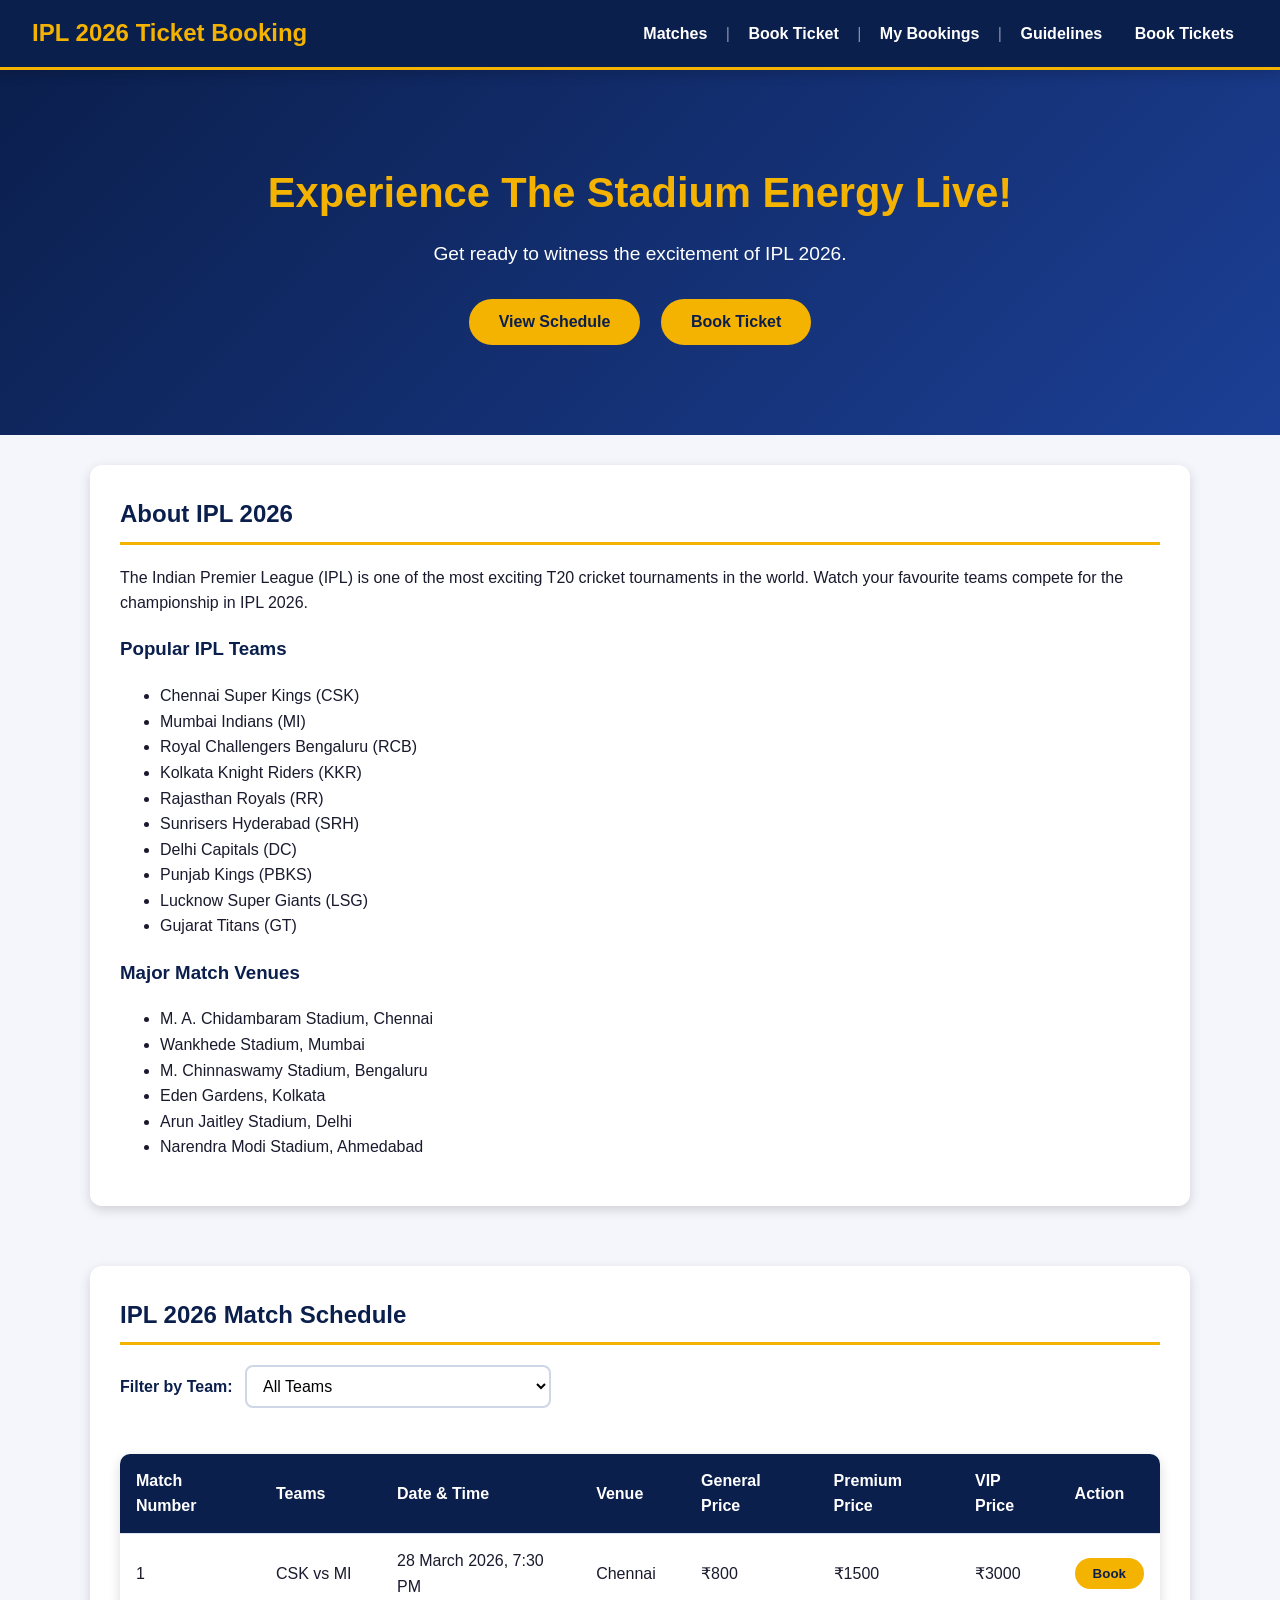
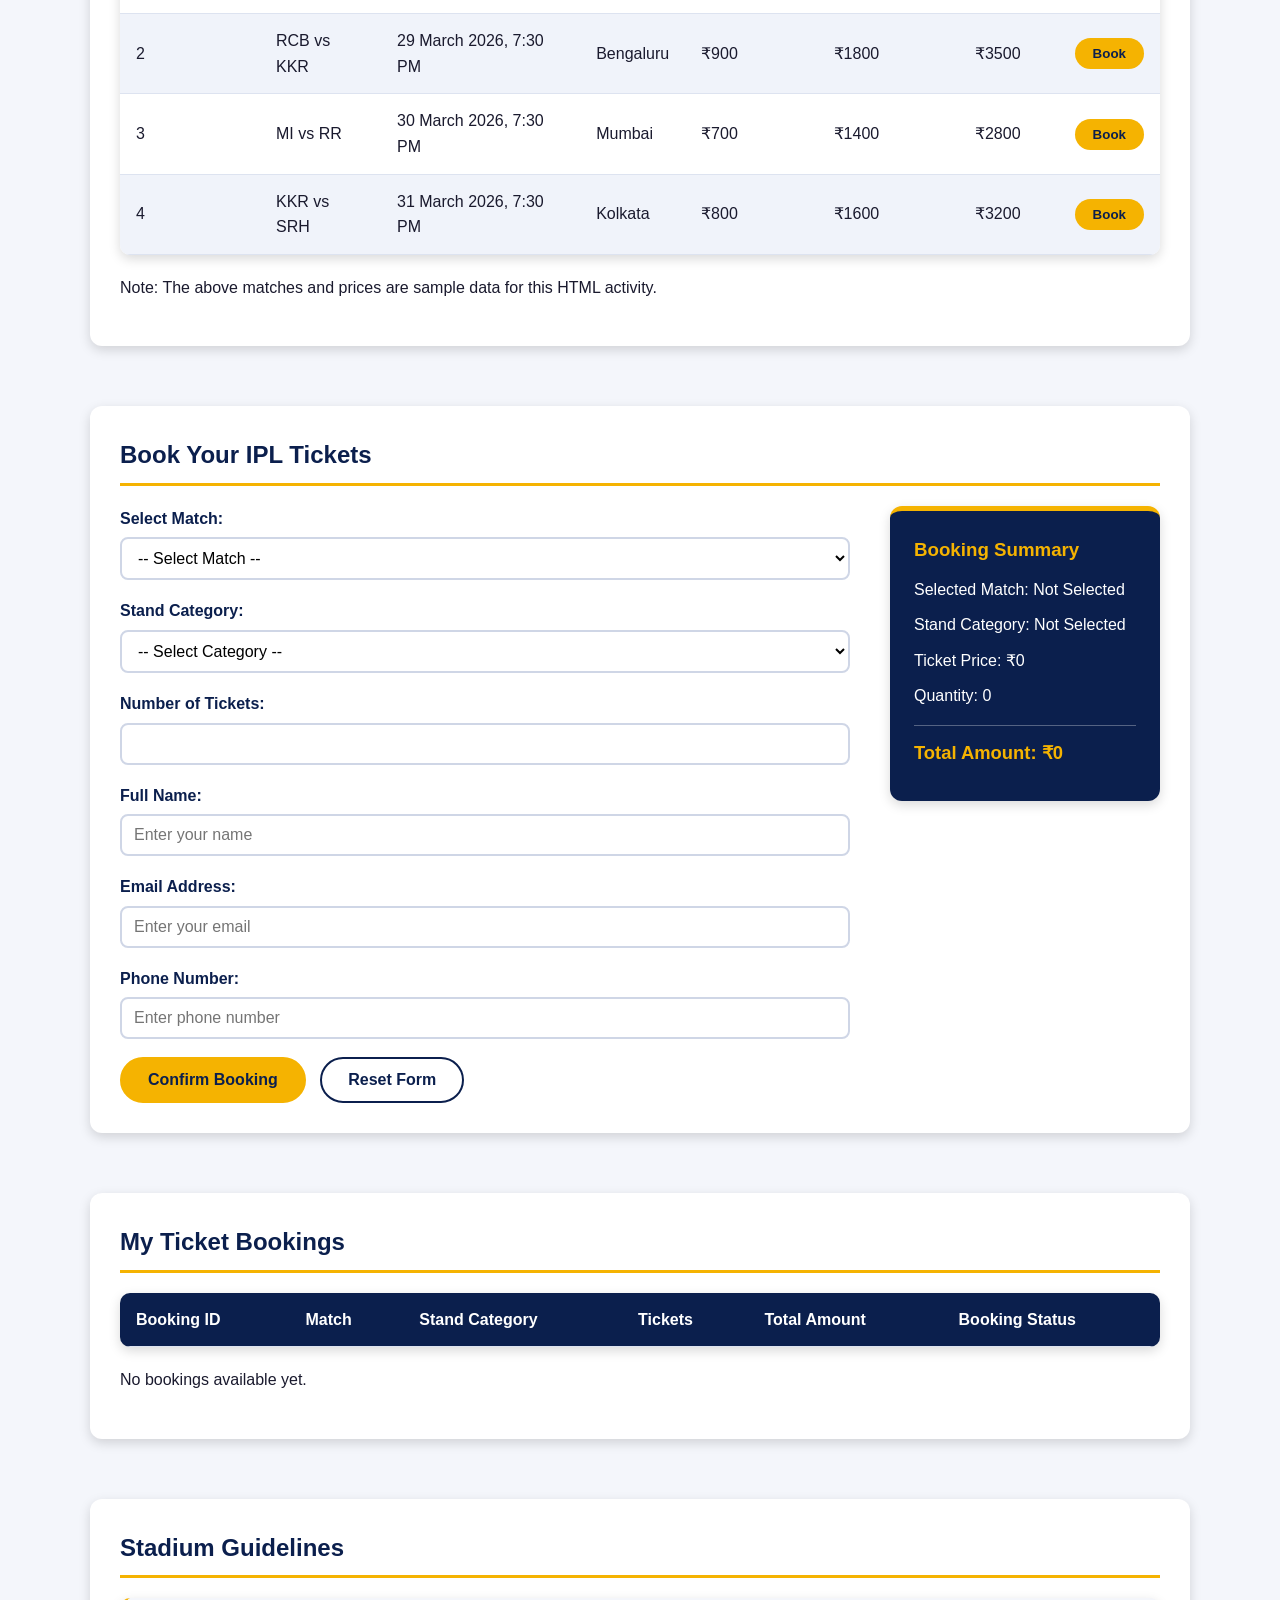
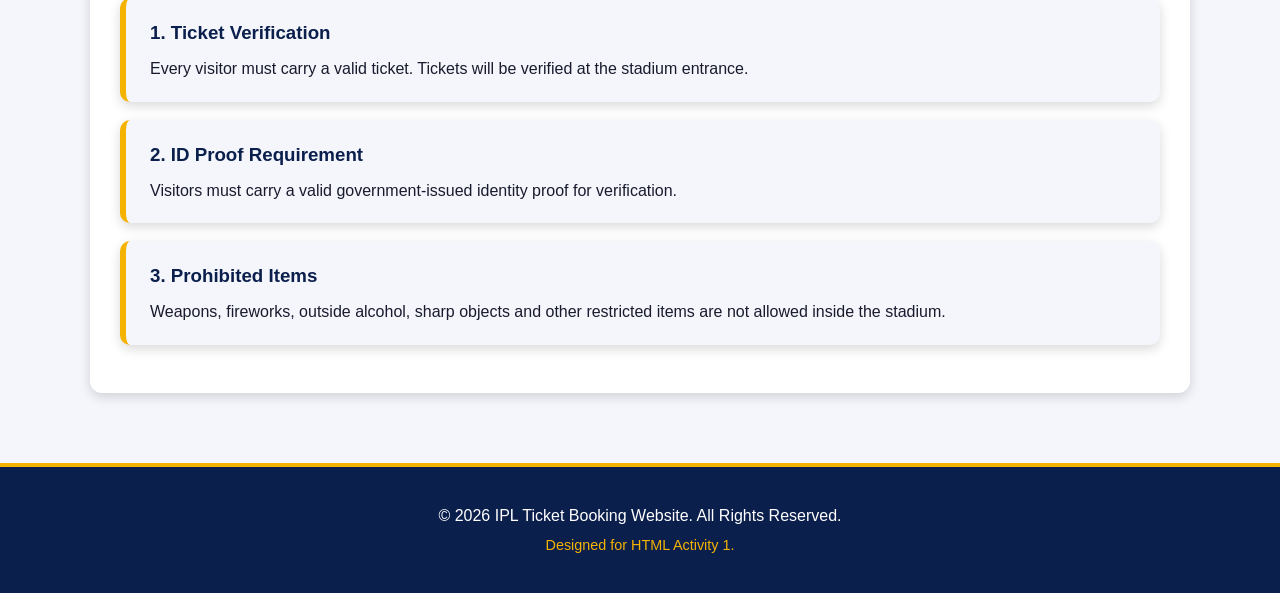
<file: index.html>
<!DOCTYPE html>
<html lang="en">
<head>
    <meta charset="UTF-8">
    <meta name="viewport" content="width=device-width, initial-scale=1.0">
    <title>IPL 2026 - Ticket Booking</title>
    <link rel="stylesheet" href="styles.css">
</head>

<body>

    <header>
        <h1>IPL 2026 Ticket Booking</h1>
        <nav>
            <a href="#matches">Matches</a> |
            <a href="#booking">Book Ticket</a> |
            <a href="#mybookings">My Bookings</a> |
            <a href="#guidelines">Guidelines</a>
            <a href="booking.html">Book Tickets</a>
        </nav>
    </header>

    <hr>
        <section id="home">
        <h2>Experience The Stadium Energy Live!</h2>
        <p>Get ready to witness the excitement of IPL 2026.</p>

        <a href="#matches">
            <button type="button">View Schedule</button>
        </a>

        <a href="#booking">
            <button type="button">Book Ticket</button>
        </a>
    </section>

    <hr>
        <section id="about">
        <h2>About IPL 2026</h2>
        <p>
            The Indian Premier League (IPL) is one of the most exciting
            T20 cricket tournaments in the world. Watch your favourite
            teams compete for the championship in IPL 2026.
        </p>

        <h3>Popular IPL Teams</h3>
        <ul>
            <li>Chennai Super Kings (CSK)</li>
            <li>Mumbai Indians (MI)</li>
            <li>Royal Challengers Bengaluru (RCB)</li>
            <li>Kolkata Knight Riders (KKR)</li>
            <li>Rajasthan Royals (RR)</li>
            <li>Sunrisers Hyderabad (SRH)</li>
            <li>Delhi Capitals (DC)</li>
            <li>Punjab Kings (PBKS)</li>
            <li>Lucknow Super Giants (LSG)</li>
            <li>Gujarat Titans (GT)</li>
        </ul>

        <h3>Major Match Venues</h3>
        <ul>
            <li>M. A. Chidambaram Stadium, Chennai</li>
            <li>Wankhede Stadium, Mumbai</li>
            <li>M. Chinnaswamy Stadium, Bengaluru</li>
            <li>Eden Gardens, Kolkata</li>
            <li>Arun Jaitley Stadium, Delhi</li>
            <li>Narendra Modi Stadium, Ahmedabad</li>
        </ul>
    </section>

    <hr>
        <section id="matches">
        <h2>IPL 2026 Match Schedule</h2>
                <label for="teamFilter">Filter by Team:</label>
        <select id="teamFilter" name="teamFilter">
            <option value="all">All Teams</option>
            <option value="CSK">Chennai Super Kings (CSK)</option>
            <option value="MI">Mumbai Indians (MI)</option>
            <option value="RCB">Royal Challengers Bengaluru (RCB)</option>
            <option value="KKR">Kolkata Knight Riders (KKR)</option>
            <option value="RR">Rajasthan Royals (RR)</option>
            <option value="SRH">Sunrisers Hyderabad (SRH)</option>
            <option value="DC">Delhi Capitals (DC)</option>
            <option value="PBKS">Punjab Kings (PBKS)</option>
            <option value="LSG">Lucknow Super Giants (LSG)</option>
            <option value="GT">Gujarat Titans (GT)</option>
        </select>

        <br><br>

        <table border="1" cellpadding="8">
            <thead>
                <tr>
                    <th>Match Number</th>
                    <th>Teams</th>
                    <th>Date &amp; Time</th>
                    <th>Venue</th>
                    <th>General Price</th>
                    <th>Premium Price</th>
                    <th>VIP Price</th>
                    <th>Action</th>
                </tr>
            </thead>
            <tbody>
                <tr>
                    <td>1</td>
                    <td>CSK vs MI</td>
                    <td>28 March 2026, 7:30 PM</td>
                    <td>Chennai</td>
                    <td>₹800</td>
                    <td>₹1500</td>
                    <td>₹3000</td>
                    <td>
                        <a href="#booking"><button type="button">Book</button></a>
                    </td>
                </tr>
                <tr>
                    <td>2</td>
                    <td>RCB vs KKR</td>
                    <td>29 March 2026, 7:30 PM</td>
                    <td>Bengaluru</td>
                    <td>₹900</td>
                    <td>₹1800</td>
                    <td>₹3500</td>
                    <td>
                        <a href="#booking"><button type="button">Book</button></a>
                    </td>
                </tr>
                <tr>
                    <td>3</td>
                    <td>MI vs RR</td>
                    <td>30 March 2026, 7:30 PM</td>
                    <td>Mumbai</td>
                    <td>₹700</td>
                    <td>₹1400</td>
                    <td>₹2800</td>
                    <td>
                        <a href="#booking"><button type="button">Book</button></a>
                    </td>
                </tr>
                <tr>
                    <td>4</td>
                    <td>KKR vs SRH</td>
                    <td>31 March 2026, 7:30 PM</td>
                    <td>Kolkata</td>
                    <td>₹800</td>
                    <td>₹1600</td>
                    <td>₹3200</td>
                    <td>
                        <a href="#booking"><button type="button">Book</button></a>
                    </td>
                </tr>
            </tbody>
        </table>

        <p>Note: The above matches and prices are sample data for this HTML activity.</p>
    </section>

    <hr>
            <section id="booking">
        <h2>Book Your IPL Tickets</h2>

        <div class="booking-layout">
            <form>
                <p>
                    <label for="match">Select Match:</label>
                    <select id="match" name="match">
                        <option value="">-- Select Match --</option>
                        <option value="1">Match 1: CSK vs MI</option>
                        <option value="2">Match 2: RCB vs KKR</option>
                        <option value="3">Match 3: MI vs RR</option>
                        <option value="4">Match 4: KKR vs SRH</option>
                    </select>
                </p>

                <p>
                    <label for="stand">Stand Category:</label>
                    <select id="stand" name="stand">
                        <option value="">-- Select Category --</option>
                        <option value="general">General</option>
                        <option value="premium">Premium</option>
                        <option value="vip">VIP</option>
                    </select>
                </p>

                <p>
                    <label for="tickets">Number of Tickets:</label>
                    <input type="number" id="tickets" name="tickets" min="1" max="10">
                </p>

                <p>
                    <label for="fullname">Full Name:</label>
                    <input type="text" id="fullname" name="fullname" placeholder="Enter your name">
                </p>

                <p>
                    <label for="email">Email Address:</label>
                    <input type="email" id="email" name="email" placeholder="Enter your email">
                </p>

                <p>
                    <label for="phone">Phone Number:</label>
                    <input type="tel" id="phone" name="phone" placeholder="Enter phone number">
                </p>

                <button type="submit">Confirm Booking</button>
                <button type="reset">Reset Form</button>
            </form>

            <aside id="summary">
                <h3>Booking Summary</h3>
                <p>Selected Match: Not Selected</p>
                <p>Stand Category: Not Selected</p>
                <p>Ticket Price: ₹0</p>
                <p>Quantity: 0</p>
                <p>Total Amount: ₹0</p>
            </aside>

        </div>
    </section>

    <hr>
        <section id="mybookings">
        <h2>My Ticket Bookings</h2>

        <table border="1" cellpadding="8">
            <thead>
                <tr>
                    <th>Booking ID</th>
                    <th>Match</th>
                    <th>Stand Category</th>
                    <th>Tickets</th>
                    <th>Total Amount</th>
                    <th>Booking Status</th>
                </tr>
            </thead>
            <tbody>
                <!-- Booking records will be added here in future -->
            </tbody>
        </table>

        <p>No bookings available yet.</p>
    </section>

    <hr>
        <section id="guidelines">
        <h2>Stadium Guidelines</h2>

        <article>
            <h3>1. Ticket Verification</h3>
            <p>Every visitor must carry a valid ticket. Tickets will be verified at the stadium entrance.</p>
        </article>

        <article>
            <h3>2. ID Proof Requirement</h3>
            <p>Visitors must carry a valid government-issued identity proof for verification.</p>
        </article>

        <article>
            <h3>3. Prohibited Items</h3>
            <p>Weapons, fireworks, outside alcohol, sharp objects and other restricted items are not allowed inside the stadium.</p>
        </article>
    </section>

    <hr>
        <footer>
        <p>&copy; 2026 IPL Ticket Booking Website. All Rights Reserved.</p>
        <p>Designed for HTML Activity 1.</p>
    </footer>

</body>
</html>
</file>
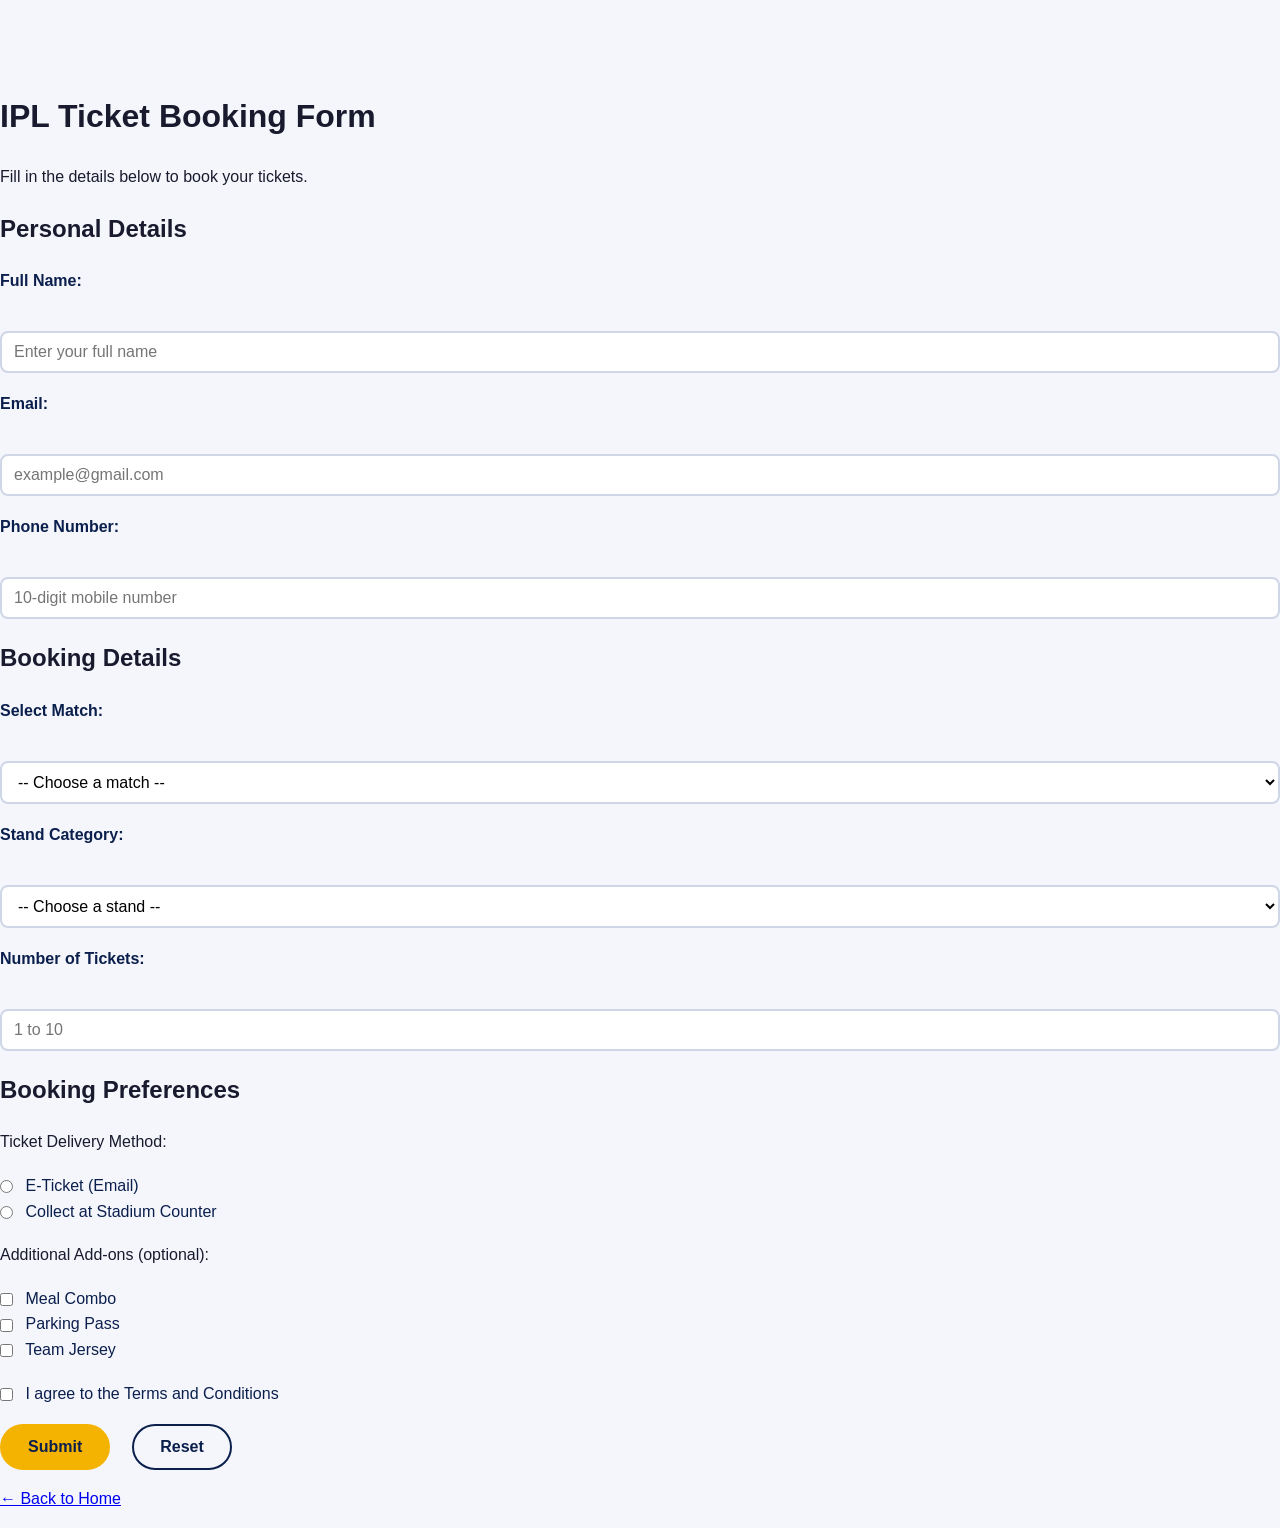
<file: booking.html>
<!DOCTYPE html>
<html lang="en">
<head>
  <meta charset="UTF-8">
  <meta name="viewport" content="width=device-width, initial-scale=1.0">
  <title>Book Tickets - IPL Ticket Booking</title>
  <link rel="stylesheet" href="styles.css">
</head>
<body>

  <h1>IPL Ticket Booking Form</h1>
  <p>Fill in the details below to book your tickets.</p>

  <form id="bookingForm" action="booking.html" method="get">

    <h2>Personal Details</h2>

    <p>
      <label for="fullname">Full Name:</label><br>
      <input type="text" id="fullname" name="fullname"
             placeholder="Enter your full name"
             required minlength="3" maxlength="50">
    </p>

    <p>
      <label for="email">Email:</label><br>
      <input type="email" id="email" name="email"
             placeholder="example@gmail.com"
             required>
    </p>

    <p>
      <label for="phone">Phone Number:</label><br>
      <input type="tel" id="phone" name="phone"
             placeholder="10-digit mobile number"
             required minlength="10" maxlength="10"
             pattern="[0-9]{10}"
             title="Enter exactly 10 digits (numbers only)">
    </p>

    <h2>Booking Details</h2>

    <p>
      <label for="match">Select Match:</label><br>
      <select id="match" name="match" required>
        <option value="">-- Choose a match --</option>
        <option value="csk-vs-mi">CSK vs MI</option>
        <option value="rcb-vs-kkr">RCB vs KKR</option>
        <option value="dc-vs-srh">DC vs SRH</option>
        <option value="gt-vs-rr">GT vs RR</option>
      </select>
    </p>

    <p>
      <label for="stand">Stand Category:</label><br>
      <select id="stand" name="stand" required>
        <option value="">-- Choose a stand --</option>
        <option value="general">General Stand</option>
        <option value="premium">Premium Stand</option>
        <option value="vip">VIP Box</option>
      </select>
    </p>

    <p>
      <label for="tickets">Number of Tickets:</label><br>
      <input type="number" id="tickets" name="tickets"
             placeholder="1 to 10"
             required min="1" max="10">
    </p>

    <h2>Booking Preferences</h2>

    <p>Ticket Delivery Method:</p>
    <p class="choice-group">
      <input type="radio" id="eticket" name="delivery" value="eticket" required>
      <label for="eticket">E-Ticket (Email)</label><br>

      <input type="radio" id="collect" name="delivery" value="collect">
      <label for="collect">Collect at Stadium Counter</label>
    </p>

    <p>Additional Add-ons (optional):</p>
    <p class="choice-group">
      <input type="checkbox" id="meal" name="addons" value="meal">
      <label for="meal">Meal Combo</label><br>

      <input type="checkbox" id="parking" name="addons" value="parking">
      <label for="parking">Parking Pass</label><br>

      <input type="checkbox" id="jersey" name="addons" value="jersey">
      <label for="jersey">Team Jersey</label>
    </p>

    <p class="choice-group">
      <input type="checkbox" id="terms" name="terms" value="agreed" required>
      <label for="terms">I agree to the Terms and Conditions</label>
    </p>

    <div class="form-buttons">
      <button type="submit">Submit</button>
      <button type="reset" class="reset-btn">Reset</button>
    </div>
    
  </form>

  <p><a href="index.html">← Back to Home</a></p>

</body>
</html>
</file>
<file: styles.css>
/* ===== Theme Variables ===== */
:root {
  --primary: #0b1f4d;
  --primary-dark: #07143a;
  --accent: #f5b301;
  --accent-dark: #d99a00;
  --background: #f4f6fb;
  --text: #1a1a2e;
  --white: #ffffff;
  --shadow: 0 4px 12px rgba(0, 0, 0, 0.15);
}

/* ===== Base Styles ===== */
* {
  box-sizing: border-box;
}

body {
  margin: 0;
  padding-top: 70px;
  font-family: 'Segoe UI', Arial, sans-serif;
  background-color: var(--background);
  color: var(--text);
  line-height: 1.6;
}
/* ===== Smooth scrolling, offset for fixed bar ===== */
html {
  scroll-behavior: smooth;
  scroll-padding-top: 70px;
}

/* ===== Navigation Bar ===== */
header {
  position: fixed;
  top: 0;
  left: 0;
  width: 100%;
  z-index: 1000;
  display: flex;
  justify-content: space-between;
  align-items: center;
  padding: 12px 32px;
  background-color: var(--primary);
  color: rgba(255, 255, 255, 0.5);
  border-bottom: 3px solid var(--accent);
  box-shadow: var(--shadow);
  height: 70px;
}

header h1 {
  margin: 0;
  font-size: 1.5rem;
  color: var(--accent);
}

nav a {
  color: var(--white);
  text-decoration: none;
  font-weight: 600;
  padding: 8px 14px;
  border-radius: 6px;
  transition: background-color 0.3s, color 0.3s;
}

nav a:hover {
  background-color: var(--accent);
  color: var(--primary);
}
/* ===== Hero / Banner Section ===== */
hr {
  border: none;
  margin: 0;
}

#home {
  background: linear-gradient(135deg, var(--primary), #1c3f95);
  color: var(--white);
  text-align: center;
  padding: 90px 20px;
}

#home h2 {
  font-size: 2.6rem;
  margin: 0 0 12px;
  color: var(--accent);
}

#home p {
  font-size: 1.2rem;
  margin: 0 0 30px;
}

#home a {
  text-decoration: none;
  margin: 0 8px;
}

#home button {
  font-family: inherit;
  background-color: var(--accent);
  color: var(--primary);
  border: 2px solid var(--accent);
  padding: 12px 28px;
  font-size: 1rem;
  font-weight: 700;
  border-radius: 30px;
  cursor: pointer;
  transition: transform 0.2s, background-color 0.3s, color 0.3s;
}

#home button:hover {
  background-color: transparent;
  color: var(--accent);
  transform: translateY(-3px);
}
/* ===== Section Cards ===== */
section:not(#home) {
  max-width: 1100px;
  margin: 30px auto;
  padding: 30px;
  background-color: var(--white);
  border-radius: 12px;
  box-shadow: var(--shadow);
}

section:not(#home) h2 {
  margin-top: 0;
  color: var(--primary);
  border-bottom: 3px solid var(--accent);
  padding-bottom: 8px;
}

section:not(#home) h3 {
  color: var(--primary);
}

/* ===== Tables ===== */
table {
  width: 100%;
  border: none;
  border-collapse: separate;
  border-spacing: 0;
  margin: 20px 0;
  overflow: hidden;
  border-radius: 10px;
  box-shadow: var(--shadow);
}

th,
td {
  border: none;
  border-bottom: 1px solid #dde3f0;
  padding: 14px 16px;
  text-align: left;
}

thead th {
  background-color: var(--primary);
  color: var(--white);
}

tbody tr:nth-child(even) {
  background-color: #f0f3fa;
}

tbody tr:hover {
  background-color: #fff3cc;
}

td a {
  text-decoration: none;
}

td button {
  font-family: inherit;
  background-color: var(--accent);
  color: var(--primary);
  border: none;
  padding: 8px 18px;
  font-weight: 700;
  border-radius: 20px;
  cursor: pointer;
  transition: background-color 0.3s, color 0.3s;
}

td button:hover {
  background-color: var(--primary);
  color: var(--accent);
}
/* ===== Booking Layout ===== */
.booking-layout {
  display: flex;
  gap: 40px;
  align-items: flex-start;
  flex-wrap: wrap;
}

/* ===== Forms ===== */
form {
  flex: 1;
  min-width: 300px;
}

form p {
  display: flex;
  flex-direction: column;
  gap: 6px;
  margin: 0 0 18px;
}

label {
  font-weight: 600;
  color: var(--primary);
}

input,
select {
  font-family: inherit;
  font-size: 1rem;
  padding: 10px 12px;
  background-color: var(--white);
  border: 2px solid #cfd6e6;
  border-radius: 8px;
  transition: border-color 0.3s, box-shadow 0.3s;
}

input:focus,
select:focus {
  outline: none;
  border-color: var(--accent);
  box-shadow: 0 0 0 3px rgba(245, 179, 1, 0.25);
}

#teamFilter {
  margin-left: 8px;
}

form button {
  font-family: inherit;
  font-size: 1rem;
  font-weight: 700;
  padding: 12px 26px;
  margin-right: 10px;
  border-radius: 30px;
  cursor: pointer;
  transition: transform 0.2s, background-color 0.3s, color 0.3s;
}

form button[type="submit"] {
  background-color: var(--accent);
  color: var(--primary);
  border: 2px solid var(--accent);
}

form button[type="submit"]:hover {
  background-color: var(--accent-dark);
  transform: translateY(-2px);
}

form button[type="reset"] {
  background-color: transparent;
  color: var(--primary);
  border: 2px solid var(--primary);
}

form button[type="reset"]:hover {
  background-color: var(--primary);
  color: var(--white);
}

/* ===== Booking Summary Card ===== */
#summary {
  min-width: 270px;
  padding: 24px;
  background-color: var(--primary);
  color: var(--white);
  border-top: 5px solid var(--accent);
  border-radius: 12px;
  box-shadow: var(--shadow);
}

aside#summary h3 {
  margin-top: 0;
  color: var(--accent) !important;
}

#summary p {
  margin: 10px 0;
}

#summary p:last-child {
  margin-top: 16px;
  padding-top: 12px;
  border-top: 1px solid rgba(255, 255, 255, 0.3);
  color: var(--accent);
  font-size: 1.15rem;
  font-weight: 700;
}
/* ===== Guideline Cards ===== */
article {
  margin: 18px 0;
  padding: 20px 24px;
  background-color: var(--background);
  border-left: 6px solid var(--accent);
  border-radius: 10px;
  box-shadow: var(--shadow);
  transition: transform 0.3s, box-shadow 0.3s;
}

article:hover {
  transform: translateY(-4px);
  box-shadow: 0 8px 18px rgba(0, 0, 0, 0.2);
}

article h3 {
  margin: 0 0 8px;
}

article p {
  margin: 0;
}

/* ===== Footer ===== */
footer {
  margin-top: 40px;
  padding: 30px 20px;
  background-color: var(--primary);
  color: var(--white);
  text-align: center;
  border-top: 4px solid var(--accent);
}

footer p {
  margin: 6px 0;
}

footer p:last-child {
  color: var(--accent);
  font-size: 0.9rem;
}
/* ===== Summary heading fix ===== */
section aside#summary > h3 {
  margin: 0 0 12px;
  color: #f5b301 !important;
}
input[type="radio"],
input[type="checkbox"] {
  width: auto;
  margin-right: 8px;
}
/* Fix radio buttons and checkboxes */
input[type="radio"],
input[type="checkbox"] {
  width: auto;
  margin-right: 8px;
}

input[type="radio"] + label,
input[type="checkbox"] + label {
  display: inline;
  font-weight: normal;
}
/* Radio + checkbox groups */
.choice-group {
  display: block;
}

.choice-group input[type="radio"],
.choice-group input[type="checkbox"] {
  display: inline-block;
  width: auto;
  margin: 0 8px 0 0;
  vertical-align: middle;
}

.choice-group label {
  display: inline;
  margin: 0;
  padding: 0;
  font-weight: normal;
}
/* Submit + Reset buttons */
.form-buttons {
  display: flex;
  gap: 12px;
  margin-top: 16px;
}

.reset-btn {
  background: transparent;
  color: #f0b429;
  border: 2px solid #f0b429;
}

.reset-btn:hover {
  background: #f0b429;
  color: #0a1a3f;
}
</file>
